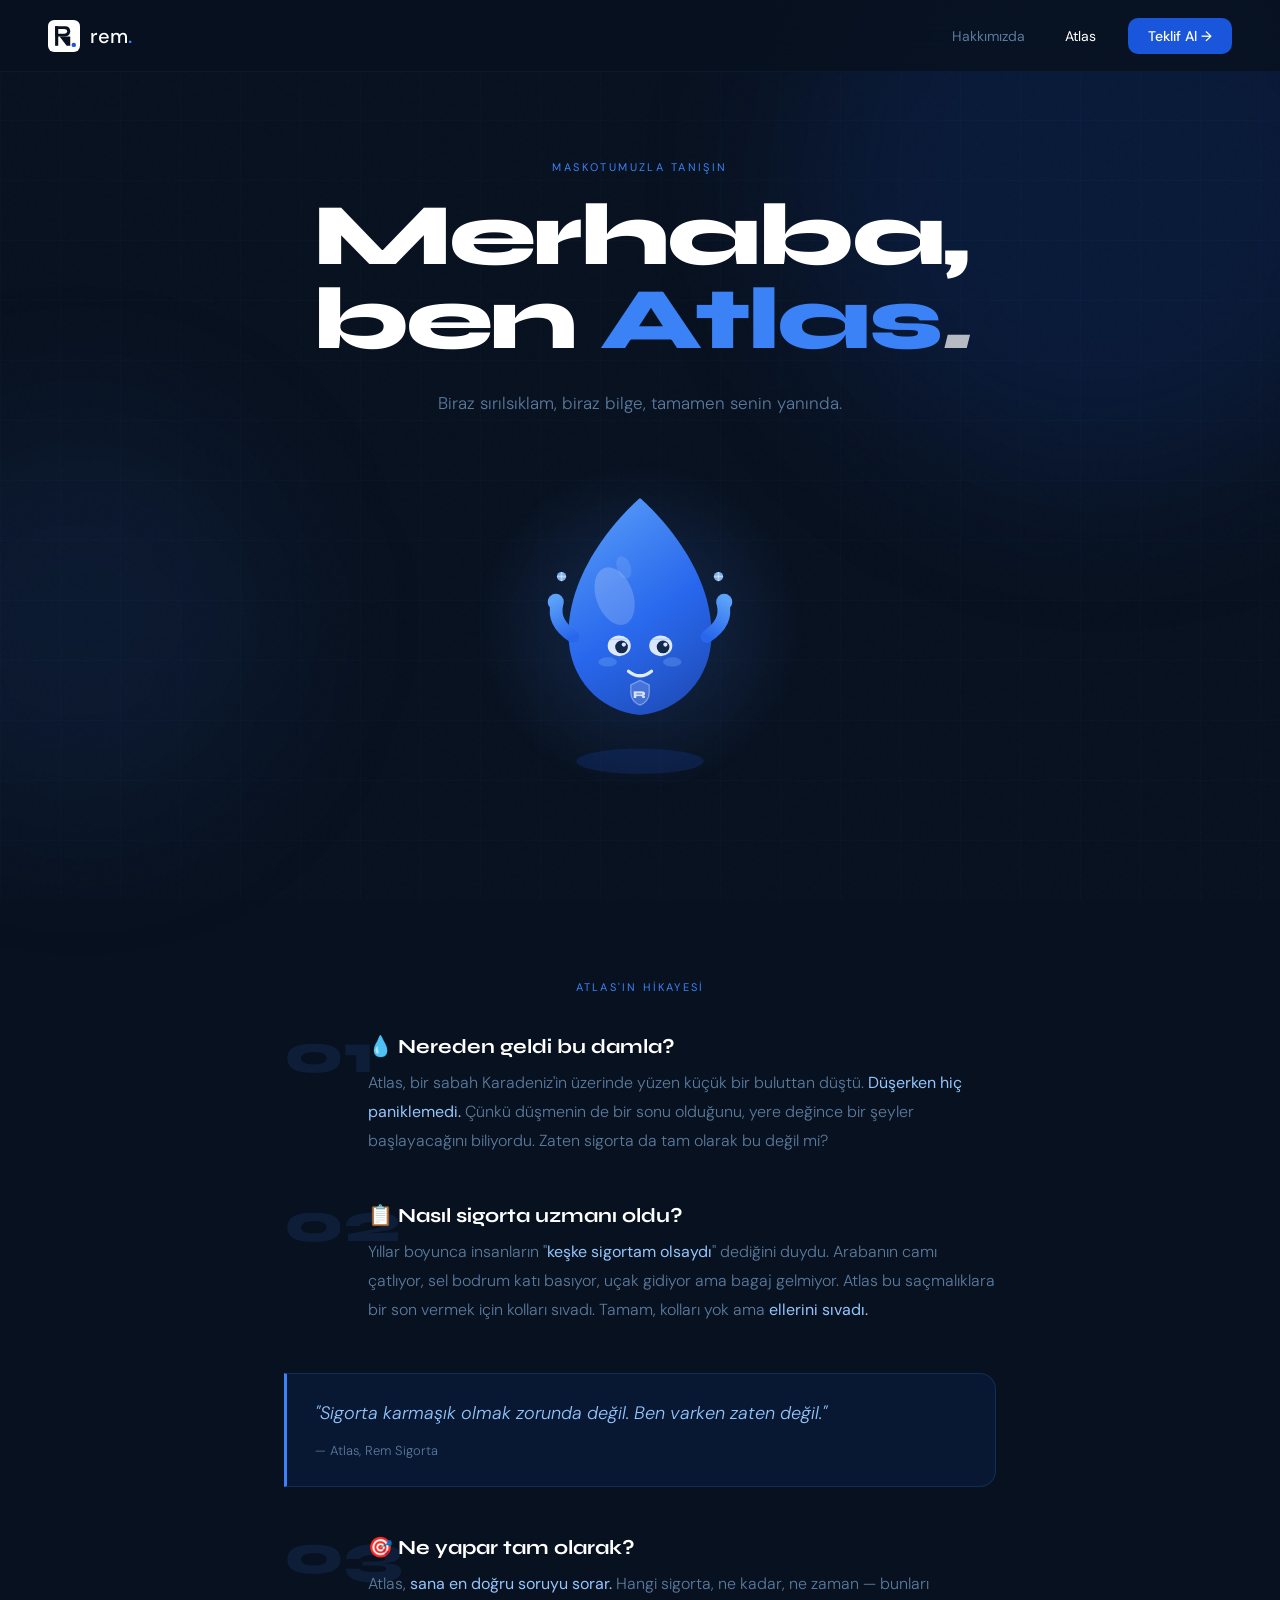
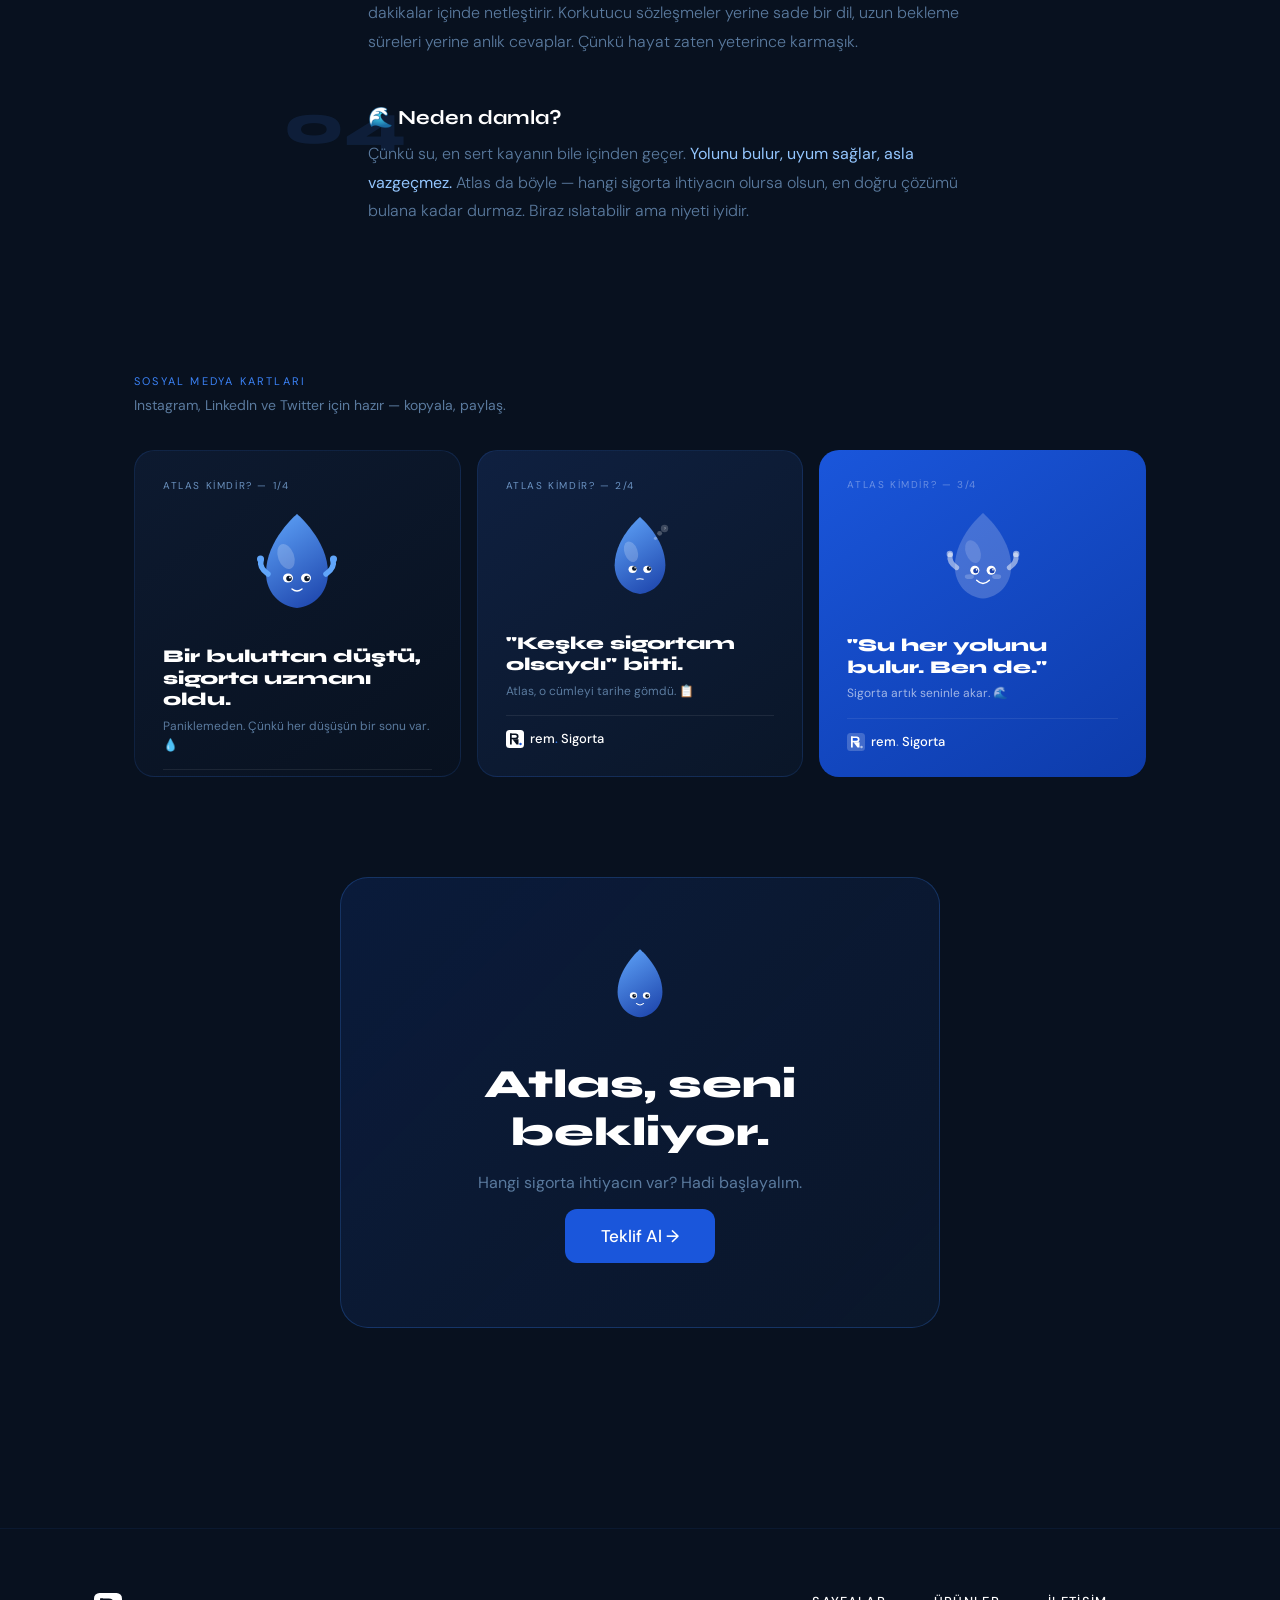
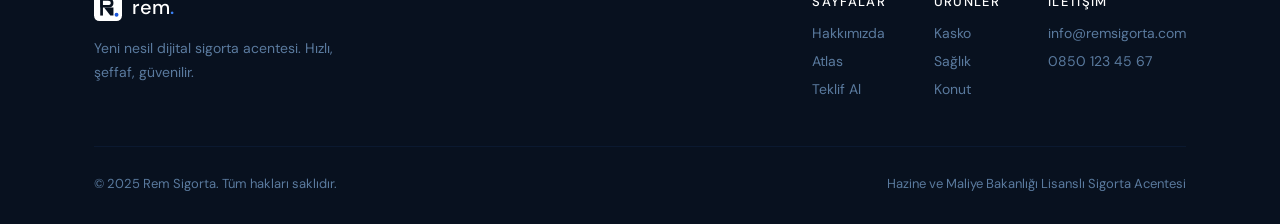
<file: atlas.html>
<!DOCTYPE html>
<html lang="tr">
<head>
<meta charset="UTF-8">
<meta name="viewport" content="width=device-width, initial-scale=1.0">
<title>Atlas'ı Tanı — Rem Sigorta</title>
<link rel="preconnect" href="https://fonts.googleapis.com">
<link rel="preconnect" href="https://fonts.gstatic.com" crossorigin>
<link href="https://fonts.googleapis.com/css2?family=Syne:wght@400;600;700;800&family=DM+Sans:ital,opsz,wght@0,9..40,300;0,9..40,400;0,9..40,500;1,9..40,300&display=swap" rel="stylesheet">
<link rel="stylesheet" href="css/global.css">
<link rel="stylesheet" href="css/atlas.css">
</head>
<body>

<div class="orb orb-1"></div>
<div class="orb orb-2"></div>
<div class="grid-overlay"></div>

<!-- NAV -->
<nav id="navbar">
  <a class="nav-logo" href="index.html">
    <svg width="32" height="32" viewBox="0 0 72 72" fill="none">
      <rect width="72" height="72" rx="14" fill="white"/>
      <rect x="16" y="14" width="7" height="44" fill="#08111F"/>
      <path d="M16 14 H38 Q50 14 50 25.5 Q50 37 38 37 H16Z" fill="#08111F"/>
      <path d="M23 20 H36 Q43 20 43 25.5 Q43 31 36 31 H23Z" fill="white"/>
      <path d="M33 37 L50 37 L50 58 L42 58 L26 37Z" fill="#08111F"/>
      <circle cx="58" cy="56" r="5" fill="#1A56DB"/>
    </svg>
    <div class="nav-brand">rem<span class="dot">.</span></div>
  </a>
  <div class="nav-links">
    <a href="index.html" class="nav-link">Hakkımızda</a>
    <a href="atlas.html" class="nav-link active">Atlas</a>
    <a href="teklif.html" class="nav-cta">Teklif Al →</a>
  </div>
  <button class="nav-mobile-toggle" id="mobileToggle" aria-label="Menü">
    <span></span><span></span><span></span>
  </button>
</nav>
<div class="nav-mobile-menu" id="mobileMenu">
  <a href="index.html" class="nm-link">Hakkımızda</a>
  <a href="atlas.html" class="nm-link active">Atlas</a>
  <a href="teklif.html" class="nm-cta">Teklif Al →</a>
</div>

<!-- HERO -->
<section class="hero">
  <div class="hero-eyebrow">Maskotumuzla Tanışın</div>
  <h1 class="hero-title">
    Merhaba,<br>
    ben <span class="blue">Atlas</span><span class="italic">.</span>
  </h1>
  <p class="hero-sub">Biraz sırılsıklam, biraz bilge, tamamen senin yanında.</p>

  <div class="atlas-hero">
    <div class="atlas-glow"></div>
    <svg width="260" height="300" viewBox="0 0 220 260" fill="none">
      <ellipse cx="110" cy="248" rx="55" ry="11" fill="rgba(26,86,219,0.18)"/>
      <path d="M110 20 C110 20 48 72 48 138 C48 176 75 205 110 208 C145 205 172 176 172 138 C172 72 110 20 110 20Z" fill="url(#abg)"/>
      <ellipse cx="88" cy="105" rx="16" ry="26" fill="rgba(255,255,255,0.22)" transform="rotate(-20 88 105)"/>
      <ellipse cx="96" cy="80" rx="6" ry="10" fill="rgba(255,255,255,0.12)" transform="rotate(-20 96 80)"/>
      <ellipse cx="92" cy="148" rx="10" ry="9" fill="white"/>
      <path d="M82 143 Q92 140 102 143" fill="rgba(26,86,219,0.15)"/>
      <circle cx="94" cy="149" r="5.5" fill="#0A1628"/><circle cx="96" cy="147" r="1.8" fill="white"/>
      <ellipse cx="128" cy="148" rx="10" ry="9" fill="white"/>
      <path d="M118 143 Q128 140 138 143" fill="rgba(26,86,219,0.15)"/>
      <circle cx="130" cy="149" r="5.5" fill="#0A1628"/><circle cx="132" cy="147" r="1.8" fill="white"/>
      <path d="M100 170 Q110 178 120 170" stroke="white" stroke-width="2.8" stroke-linecap="round" fill="none"/>
      <ellipse cx="82" cy="162" rx="8" ry="4" fill="rgba(147,197,253,0.28)"/>
      <ellipse cx="138" cy="162" rx="8" ry="4" fill="rgba(147,197,253,0.28)"/>
      <path d="M110 178 L102 182 V189 C102 194 105.6 198 110 199.5 C114.4 198 118 194 118 189 V182 Z" fill="rgba(255,255,255,0.18)" stroke="rgba(255,255,255,0.4)" stroke-width="1.2"/>
      <text x="110" y="193" text-anchor="middle" font-family="'Syne',sans-serif" font-weight="800" font-size="9" fill="white" opacity="0.9">R</text>
      <path d="M52 140 Q34 128 38 112" stroke="url(#arm1)" stroke-width="11" stroke-linecap="round" fill="none"/>
      <circle cx="37" cy="110" r="7" fill="url(#arm1)"/>
      <path d="M168 140 Q186 128 182 112" stroke="url(#arm2)" stroke-width="11" stroke-linecap="round" fill="none"/>
      <circle cx="183" cy="110" r="7" fill="url(#arm2)"/>
      <circle cx="42" cy="88" r="4" fill="#93C5FD" opacity="0.9"/>
      <line x1="42" y1="84" x2="42" y2="92" stroke="white" stroke-width="1.5" opacity="0.5"/>
      <line x1="38" y1="88" x2="46" y2="88" stroke="white" stroke-width="1.5" opacity="0.5"/>
      <circle cx="178" cy="88" r="4" fill="#93C5FD" opacity="0.9"/>
      <line x1="178" y1="84" x2="178" y2="92" stroke="white" stroke-width="1.5" opacity="0.5"/>
      <line x1="174" y1="88" x2="182" y2="88" stroke="white" stroke-width="1.5" opacity="0.5"/>
      <defs>
        <linearGradient id="abg" x1="48" y1="20" x2="172" y2="208" gradientUnits="userSpaceOnUse">
          <stop offset="0%" stop-color="#60A5FA"/><stop offset="55%" stop-color="#2563EB"/><stop offset="100%" stop-color="#1A40A8"/>
        </linearGradient>
        <linearGradient id="arm1" x1="52" y1="140" x2="34" y2="108" gradientUnits="userSpaceOnUse">
          <stop offset="0%" stop-color="#2563EB"/><stop offset="100%" stop-color="#60A5FA"/>
        </linearGradient>
        <linearGradient id="arm2" x1="168" y1="140" x2="186" y2="108" gradientUnits="userSpaceOnUse">
          <stop offset="0%" stop-color="#2563EB"/><stop offset="100%" stop-color="#60A5FA"/>
        </linearGradient>
      </defs>
    </svg>
  </div>
</section>

<!-- HİKAYE -->
<section class="story">
  <div class="story-label">Atlas'ın Hikayesi</div>

  <div class="story-block">
    <div class="num">01</div>
    <div class="content">
      <h3>💧 Nereden geldi bu damla?</h3>
      <p>Atlas, bir sabah Karadeniz'in üzerinde yüzen küçük bir buluttan düştü. <em>Düşerken hiç paniklemedi.</em> Çünkü düşmenin de bir sonu olduğunu, yere değince bir şeyler başlayacağını biliyordu. Zaten sigorta da tam olarak bu değil mi?</p>
    </div>
  </div>

  <div class="story-block">
    <div class="num">02</div>
    <div class="content">
      <h3>📋 Nasıl sigorta uzmanı oldu?</h3>
      <p>Yıllar boyunca insanların "<em>keşke sigortam olsaydı</em>" dediğini duydu. Arabanın camı çatlıyor, sel bodrum katı basıyor, uçak gidiyor ama bagaj gelmiyor. Atlas bu saçmalıklara bir son vermek için kolları sıvadı. Tamam, kolları yok ama <em>ellerini sıvadı.</em></p>
    </div>
  </div>

  <div class="story-quote">
    "Sigorta karmaşık olmak zorunda değil. Ben varken zaten değil."
    <span>— Atlas, Rem Sigorta</span>
  </div>

  <div class="story-block">
    <div class="num">03</div>
    <div class="content">
      <h3>🎯 Ne yapar tam olarak?</h3>
      <p>Atlas, <em>sana en doğru soruyu sorar.</em> Hangi sigorta, ne kadar, ne zaman — bunları dakikalar içinde netleştirir. Korkutucu sözleşmeler yerine sade bir dil, uzun bekleme süreleri yerine anlık cevaplar. Çünkü hayat zaten yeterince karmaşık.</p>
    </div>
  </div>

  <div class="story-block">
    <div class="num">04</div>
    <div class="content">
      <h3>🌊 Neden damla?</h3>
      <p>Çünkü su, en sert kayanın bile içinden geçer. <em>Yolunu bulur, uyum sağlar, asla vazgeçmez.</em> Atlas da böyle — hangi sigorta ihtiyacın olursa olsun, en doğru çözümü bulana kadar durmaz. Biraz ıslatabilir ama niyeti iyidir.</p>
    </div>
  </div>
</section>

<!-- SOSYAL MEDYA KARTLARI -->
<section class="social-section">
  <div class="social-label">Sosyal Medya Kartları</div>
  <div class="social-desc">Instagram, LinkedIn ve Twitter için hazır — kopyala, paylaş.</div>

  <div class="social-grid">

    <!-- KART 1 -->
    <div class="social-card sc-1">
      <div class="sc-inner">
        <div class="sc-tag">Atlas Kimdir? — 1/4</div>
        <div class="sc-atlas">
          <svg width="110" height="130" viewBox="0 0 220 260" fill="none">
            <path d="M110 20 C110 20 48 72 48 138 C48 176 75 205 110 208 C145 205 172 176 172 138 C172 72 110 20 110 20Z" fill="url(#sg1)"/>
            <ellipse cx="88" cy="105" rx="16" ry="26" fill="rgba(255,255,255,0.2)" transform="rotate(-20 88 105)"/>
            <ellipse cx="92" cy="148" rx="10" ry="9" fill="white"/>
            <circle cx="94" cy="149" r="5.5" fill="#0A1628"/><circle cx="96" cy="147" r="1.8" fill="white"/>
            <ellipse cx="128" cy="148" rx="10" ry="9" fill="white"/>
            <circle cx="130" cy="149" r="5.5" fill="#0A1628"/><circle cx="132" cy="147" r="1.8" fill="white"/>
            <path d="M100 170 Q110 178 120 170" stroke="white" stroke-width="2.8" stroke-linecap="round" fill="none"/>
            <path d="M52 140 Q34 128 38 112" stroke="#60A5FA" stroke-width="11" stroke-linecap="round" fill="none"/>
            <circle cx="37" cy="110" r="7" fill="#60A5FA"/>
            <path d="M168 140 Q186 128 182 112" stroke="#60A5FA" stroke-width="11" stroke-linecap="round" fill="none"/>
            <circle cx="183" cy="110" r="7" fill="#60A5FA"/>
            <defs>
              <linearGradient id="sg1" x1="48" y1="20" x2="172" y2="208" gradientUnits="userSpaceOnUse">
                <stop offset="0%" stop-color="#60A5FA"/><stop offset="100%" stop-color="#1A40A8"/>
              </linearGradient>
            </defs>
          </svg>
        </div>
        <div class="sc-text">
          <h4>Bir buluttan düştü,<br>sigorta uzmanı oldu.</h4>
          <p>Paniklemeden. Çünkü her düşüşün bir sonu var. 💧</p>
        </div>
        <div class="sc-logo">
          <svg width="18" height="18" viewBox="0 0 72 72" fill="none">
            <rect width="72" height="72" rx="14" fill="white"/>
            <rect x="16" y="14" width="7" height="44" fill="#08111F"/>
            <path d="M16 14 H38 Q50 14 50 25.5 Q50 37 38 37 H16Z" fill="#08111F"/>
            <path d="M23 20 H36 Q43 20 43 25.5 Q43 31 36 31 H23Z" fill="white"/>
            <path d="M33 37 L50 37 L50 58 L42 58 L26 37Z" fill="#08111F"/>
            <circle cx="58" cy="56" r="5" fill="#1A56DB"/>
          </svg>
          <span>rem<em>.</em> Sigorta</span>
        </div>
      </div>
    </div>

    <!-- KART 2 -->
    <div class="social-card sc-2">
      <div class="sc-inner">
        <div class="sc-tag">Atlas Kimdir? — 2/4</div>
        <div class="sc-atlas" style="align-items:center;justify-content:center;gap:16px;">
          <svg width="90" height="108" viewBox="0 0 220 260" fill="none">
            <path d="M110 20 C110 20 48 72 48 138 C48 176 75 205 110 208 C145 205 172 176 172 138 C172 72 110 20 110 20Z" fill="url(#sg2)"/>
            <ellipse cx="88" cy="105" rx="16" ry="26" fill="rgba(255,255,255,0.2)" transform="rotate(-20 88 105)"/>
            <ellipse cx="92" cy="148" rx="10" ry="9" fill="white"/>
            <circle cx="96" cy="146" r="5.5" fill="#0A1628"/><circle cx="98" cy="144" r="1.8" fill="white"/>
            <ellipse cx="128" cy="148" rx="10" ry="9" fill="white"/>
            <circle cx="132" cy="146" r="5.5" fill="#0A1628"/><circle cx="134" cy="144" r="1.8" fill="white"/>
            <path d="M102 172 Q110 170 118 172" stroke="white" stroke-width="2.5" stroke-linecap="round" fill="none"/>
            <circle cx="148" cy="72" r="4" fill="rgba(255,255,255,0.3)"/>
            <circle cx="158" cy="60" r="6" fill="rgba(255,255,255,0.25)"/>
            <circle cx="170" cy="48" r="9" fill="rgba(255,255,255,0.2)"/>
            <text x="170" y="52" text-anchor="middle" font-size="9" fill="white" opacity="0.8">?</text>
            <defs>
              <linearGradient id="sg2" x1="48" y1="20" x2="172" y2="208" gradientUnits="userSpaceOnUse">
                <stop offset="0%" stop-color="#60A5FA"/><stop offset="100%" stop-color="#1A40A8"/>
              </linearGradient>
            </defs>
          </svg>
        </div>
        <div class="sc-text">
          <h4>"Keşke sigortam<br>olsaydı" bitti.</h4>
          <p>Atlas, o cümleyi tarihe gömdü. 📋</p>
        </div>
        <div class="sc-logo">
          <svg width="18" height="18" viewBox="0 0 72 72" fill="none">
            <rect width="72" height="72" rx="14" fill="white"/>
            <rect x="16" y="14" width="7" height="44" fill="#08111F"/>
            <path d="M16 14 H38 Q50 14 50 25.5 Q50 37 38 37 H16Z" fill="#08111F"/>
            <path d="M23 20 H36 Q43 20 43 25.5 Q43 31 36 31 H23Z" fill="white"/>
            <path d="M33 37 L50 37 L50 58 L42 58 L26 37Z" fill="#08111F"/>
            <circle cx="58" cy="56" r="5" fill="#1A56DB"/>
          </svg>
          <span>rem<em>.</em> Sigorta</span>
        </div>
      </div>
    </div>

    <!-- KART 3 -->
    <div class="social-card sc-3">
      <div class="sc-inner">
        <div class="sc-tag" style="color:rgba(255,255,255,0.5)">Atlas Kimdir? — 3/4</div>
        <div class="sc-atlas">
          <svg width="100" height="120" viewBox="0 0 220 260" fill="none">
            <path d="M110 20 C110 20 48 72 48 138 C48 176 75 205 110 208 C145 205 172 176 172 138 C172 72 110 20 110 20Z" fill="rgba(255,255,255,0.2)"/>
            <ellipse cx="88" cy="105" rx="16" ry="26" fill="rgba(255,255,255,0.15)" transform="rotate(-20 88 105)"/>
            <ellipse cx="92" cy="146" rx="10" ry="10" fill="white"/>
            <circle cx="94" cy="147" r="5.5" fill="#1A40A8"/><circle cx="96" cy="145" r="1.8" fill="white"/>
            <ellipse cx="128" cy="146" rx="10" ry="10" fill="white"/>
            <circle cx="130" cy="147" r="5.5" fill="#1A40A8"/><circle cx="132" cy="145" r="1.8" fill="white"/>
            <path d="M96 168 Q110 182 124 168" stroke="white" stroke-width="3" stroke-linecap="round" fill="none"/>
            <ellipse cx="80" cy="160" rx="10" ry="5" fill="rgba(255,255,255,0.2)"/>
            <ellipse cx="140" cy="160" rx="10" ry="5" fill="rgba(255,255,255,0.2)"/>
            <path d="M52 140 Q34 128 38 112" stroke="rgba(255,255,255,0.5)" stroke-width="11" stroke-linecap="round" fill="none"/>
            <circle cx="37" cy="110" r="7" fill="rgba(255,255,255,0.5)"/>
            <path d="M168 140 Q186 128 182 112" stroke="rgba(255,255,255,0.5)" stroke-width="11" stroke-linecap="round" fill="none"/>
            <circle cx="183" cy="110" r="7" fill="rgba(255,255,255,0.5)"/>
          </svg>
        </div>
        <div class="sc-text">
          <h4 style="color:white;">"Su her yolunu<br>bulur. Ben de."</h4>
          <p>Sigorta artık seninle akar. 🌊</p>
        </div>
        <div class="sc-logo">
          <svg width="18" height="18" viewBox="0 0 72 72" fill="none">
            <rect width="72" height="72" rx="14" fill="rgba(255,255,255,0.2)"/>
            <rect x="16" y="14" width="7" height="44" fill="white"/>
            <path d="M16 14 H38 Q50 14 50 25.5 Q50 37 38 37 H16Z" fill="white"/>
            <path d="M23 20 H36 Q43 20 43 25.5 Q43 31 36 31 H23Z" fill="#1A56DB"/>
            <path d="M33 37 L50 37 L50 58 L42 58 L26 37Z" fill="white"/>
            <circle cx="58" cy="56" r="5" fill="rgba(255,255,255,0.6)"/>
          </svg>
          <span>rem<em style="color:rgba(255,255,255,0.5)">.</em> Sigorta</span>
        </div>
      </div>
    </div>

  </div>
</section>

<!-- CTA -->
<section class="atlas-cta-section">
  <div class="atlas-cta-inner reveal">
    <svg width="80" height="94" viewBox="0 0 220 260" fill="none">
      <path d="M110 20 C110 20 48 72 48 138 C48 176 75 205 110 208 C145 205 172 176 172 138 C172 72 110 20 110 20Z" fill="url(#acta)"/>
      <ellipse cx="92" cy="148" rx="10" ry="9" fill="white"/>
      <circle cx="94" cy="149" r="5.5" fill="#0A1628"/><circle cx="96" cy="147" r="1.8" fill="white"/>
      <ellipse cx="128" cy="148" rx="10" ry="9" fill="white"/>
      <circle cx="130" cy="149" r="5.5" fill="#0A1628"/><circle cx="132" cy="147" r="1.8" fill="white"/>
      <path d="M100 170 Q110 178 120 170" stroke="white" stroke-width="2.8" stroke-linecap="round" fill="none"/>
      <defs>
        <linearGradient id="acta" x1="48" y1="20" x2="172" y2="208" gradientUnits="userSpaceOnUse">
          <stop offset="0%" stop-color="#60A5FA"/><stop offset="100%" stop-color="#1A40A8"/>
        </linearGradient>
      </defs>
    </svg>
    <h2>Atlas, seni bekliyor.</h2>
    <p>Hangi sigorta ihtiyacın var? Hadi başlayalım.</p>
    <a href="teklif.html" class="btn-primary btn-large">Teklif Al →</a>
  </div>
</section>

<!-- FOOTER -->
<footer>
  <div class="container">
    <div class="footer-top">
      <div class="footer-brand">
        <a class="nav-logo" href="index.html">
          <svg width="28" height="28" viewBox="0 0 72 72" fill="none">
            <rect width="72" height="72" rx="14" fill="white"/>
            <rect x="16" y="14" width="7" height="44" fill="#08111F"/>
            <path d="M16 14 H38 Q50 14 50 25.5 Q50 37 38 37 H16Z" fill="#08111F"/>
            <path d="M23 20 H36 Q43 20 43 25.5 Q43 31 36 31 H23Z" fill="white"/>
            <path d="M33 37 L50 37 L50 58 L42 58 L26 37Z" fill="#08111F"/>
            <circle cx="58" cy="56" r="5" fill="#1A56DB"/>
          </svg>
          <div class="nav-brand">rem<span class="dot">.</span></div>
        </a>
        <p>Yeni nesil dijital sigorta acentesi. Hızlı, şeffaf, güvenilir.</p>
      </div>
      <div class="footer-links">
        <div class="footer-col">
          <h4>Sayfalar</h4>
          <a href="index.html">Hakkımızda</a>
          <a href="atlas.html">Atlas</a>
          <a href="teklif.html">Teklif Al</a>
        </div>
        <div class="footer-col">
          <h4>Ürünler</h4>
          <a href="teklif.html">Kasko</a>
          <a href="teklif.html">Sağlık</a>
          <a href="teklif.html">Konut</a>
        </div>
        <div class="footer-col">
          <h4>İletişim</h4>
          <a href="mailto:info@remsigorta.com">info@remsigorta.com</a>
          <a href="tel:+908501234567">0850 123 45 67</a>
        </div>
      </div>
    </div>
    <div class="footer-bottom">
      <p>© 2025 Rem Sigorta. Tüm hakları saklıdır.</p>
      <p>Hazine ve Maliye Bakanlığı Lisanslı Sigorta Acentesi</p>
    </div>
  </div>
</footer>

<script src="js/main.js"></script>
</body>
</html>
</file>
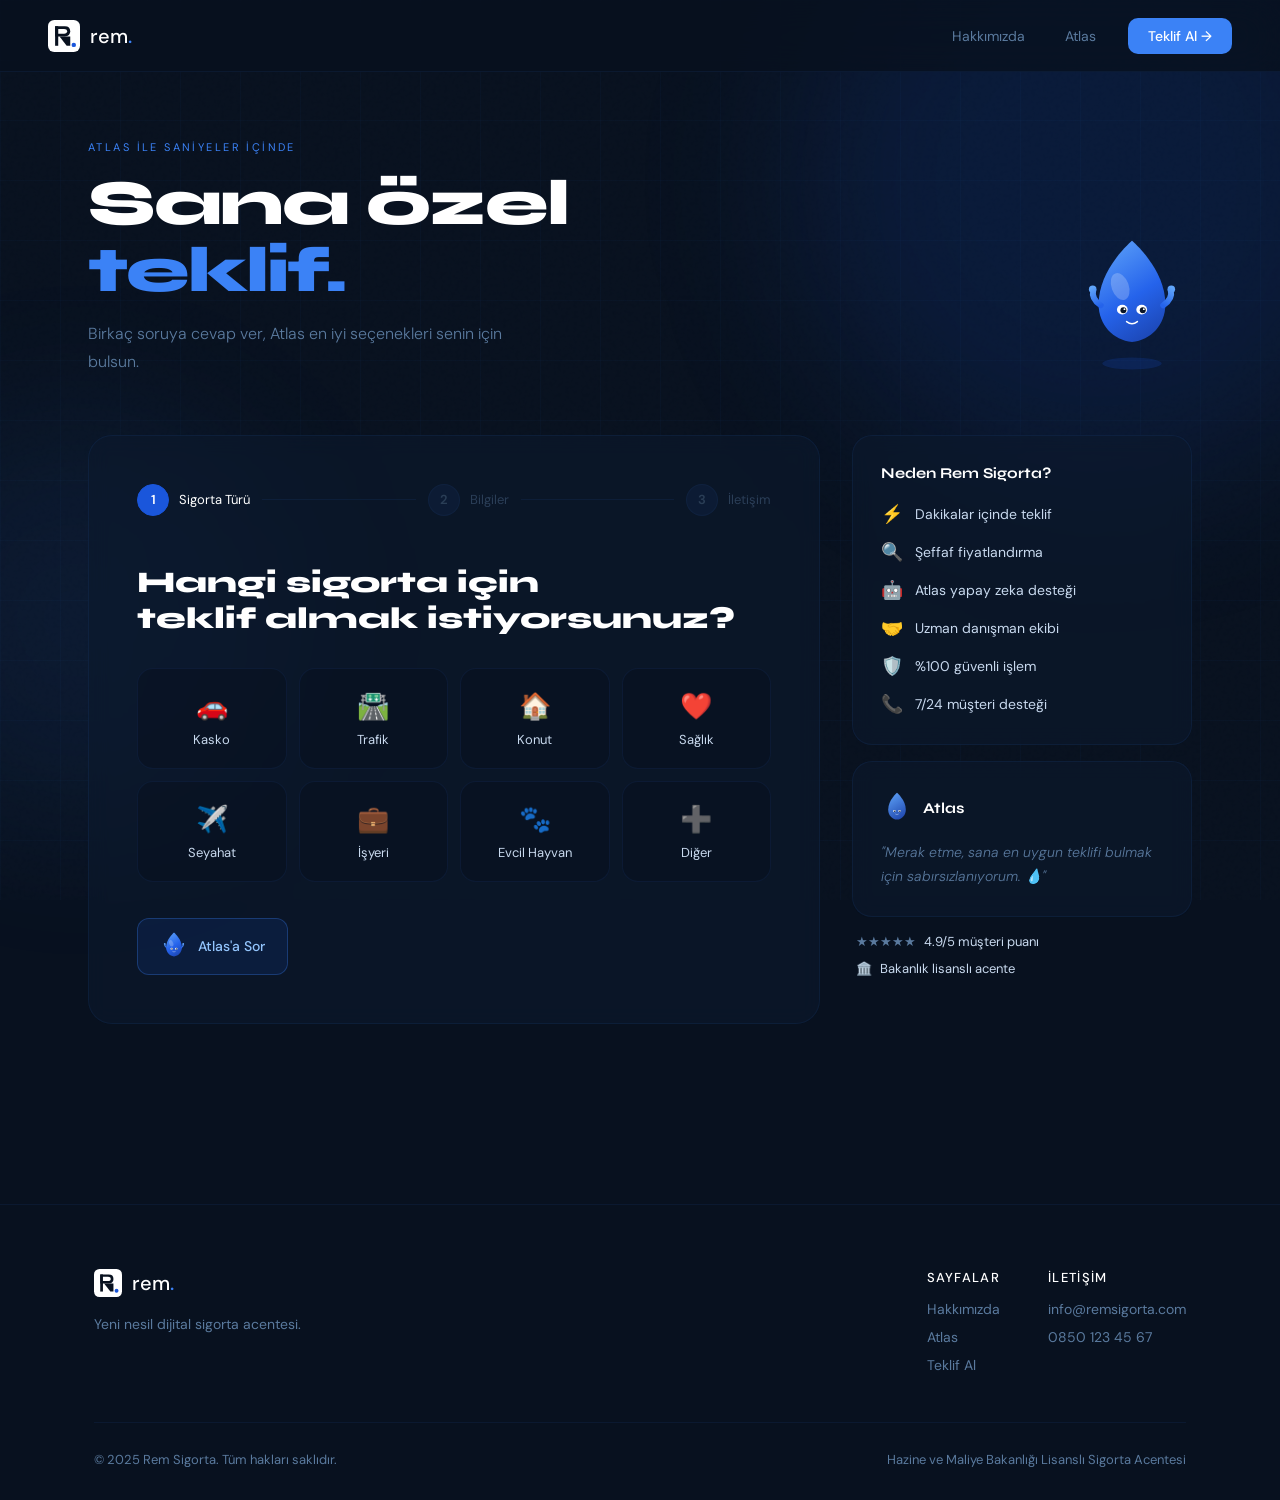
<file: teklif.html>
<!DOCTYPE html>
<html lang="tr">
<head>
<meta charset="UTF-8">
<meta name="viewport" content="width=device-width, initial-scale=1.0">
<title>Teklif Al — Rem Sigorta</title>
<link rel="preconnect" href="https://fonts.googleapis.com">
<link rel="preconnect" href="https://fonts.gstatic.com" crossorigin>
<link href="https://fonts.googleapis.com/css2?family=Syne:wght@400;600;700;800&family=DM+Sans:ital,opsz,wght@0,9..40,300;0,9..40,400;0,9..40,500;1,9..40,300&display=swap" rel="stylesheet">
<link rel="stylesheet" href="css/global.css">
<link rel="stylesheet" href="css/teklif.css">
</head>
<body>

<div class="orb orb-1"></div>
<div class="orb orb-2"></div>
<div class="grid-overlay"></div>

<!-- NAV -->
<nav id="navbar">
  <a class="nav-logo" href="index.html">
    <svg width="32" height="32" viewBox="0 0 72 72" fill="none">
      <rect width="72" height="72" rx="14" fill="white"/>
      <rect x="16" y="14" width="7" height="44" fill="#08111F"/>
      <path d="M16 14 H38 Q50 14 50 25.5 Q50 37 38 37 H16Z" fill="#08111F"/>
      <path d="M23 20 H36 Q43 20 43 25.5 Q43 31 36 31 H23Z" fill="white"/>
      <path d="M33 37 L50 37 L50 58 L42 58 L26 37Z" fill="#08111F"/>
      <circle cx="58" cy="56" r="5" fill="#1A56DB"/>
    </svg>
    <div class="nav-brand">rem<span class="dot">.</span></div>
  </a>
  <div class="nav-links">
    <a href="index.html" class="nav-link">Hakkımızda</a>
    <a href="atlas.html" class="nav-link">Atlas</a>
    <a href="teklif.html" class="nav-cta active-cta">Teklif Al →</a>
  </div>
  <button class="nav-mobile-toggle" id="mobileToggle" aria-label="Menü">
    <span></span><span></span><span></span>
  </button>
</nav>
<div class="nav-mobile-menu" id="mobileMenu">
  <a href="index.html" class="nm-link">Hakkımızda</a>
  <a href="atlas.html" class="nm-link">Atlas</a>
  <a href="teklif.html" class="nm-cta">Teklif Al →</a>
</div>

<!-- HERO -->
<section class="teklif-hero">
  <div class="th-content">
    <div class="hero-eyebrow">Atlas ile Saniyeler İçinde</div>
    <h1 class="th-title">Sana özel<br><span class="accent">teklif.</span></h1>
    <p class="th-sub">Birkaç soruya cevap ver, Atlas en iyi seçenekleri senin için bulsun.</p>
  </div>
  <div class="th-atlas">
    <svg width="120" height="140" viewBox="0 0 220 260" fill="none">
      <ellipse cx="110" cy="248" rx="55" ry="11" fill="rgba(26,86,219,0.18)"/>
      <path d="M110 20 C110 20 48 72 48 138 C48 176 75 205 110 208 C145 205 172 176 172 138 C172 72 110 20 110 20Z" fill="url(#ta)"/>
      <ellipse cx="88" cy="105" rx="16" ry="26" fill="rgba(255,255,255,0.22)" transform="rotate(-20 88 105)"/>
      <ellipse cx="92" cy="148" rx="10" ry="9" fill="white"/>
      <circle cx="94" cy="149" r="5.5" fill="#0A1628"/><circle cx="96" cy="147" r="1.8" fill="white"/>
      <ellipse cx="128" cy="148" rx="10" ry="9" fill="white"/>
      <circle cx="130" cy="149" r="5.5" fill="#0A1628"/><circle cx="132" cy="147" r="1.8" fill="white"/>
      <path d="M100 170 Q110 178 120 170" stroke="white" stroke-width="2.8" stroke-linecap="round" fill="none"/>
      <path d="M52 140 Q34 128 38 112" stroke="url(#ta1)" stroke-width="11" stroke-linecap="round" fill="none"/>
      <circle cx="37" cy="110" r="7" fill="url(#ta1)"/>
      <path d="M168 140 Q186 128 182 112" stroke="url(#ta2)" stroke-width="11" stroke-linecap="round" fill="none"/>
      <circle cx="183" cy="110" r="7" fill="url(#ta2)"/>
      <defs>
        <linearGradient id="ta" x1="48" y1="20" x2="172" y2="208" gradientUnits="userSpaceOnUse">
          <stop offset="0%" stop-color="#60A5FA"/><stop offset="55%" stop-color="#2563EB"/><stop offset="100%" stop-color="#1A40A8"/>
        </linearGradient>
        <linearGradient id="ta1" x1="52" y1="140" x2="34" y2="108" gradientUnits="userSpaceOnUse">
          <stop offset="0%" stop-color="#2563EB"/><stop offset="100%" stop-color="#60A5FA"/>
        </linearGradient>
        <linearGradient id="ta2" x1="168" y1="140" x2="186" y2="108" gradientUnits="userSpaceOnUse">
          <stop offset="0%" stop-color="#2563EB"/><stop offset="100%" stop-color="#60A5FA"/>
        </linearGradient>
      </defs>
    </svg>
  </div>
</section>

<!-- FORM SECTION -->
<section class="form-section">
  <div class="form-container">

    <!-- Step indicator -->
    <div class="steps" id="steps">
      <div class="step active" data-step="1"><span class="step-num">1</span><span class="step-lbl">Sigorta Türü</span></div>
      <div class="step-line"></div>
      <div class="step" data-step="2"><span class="step-num">2</span><span class="step-lbl">Bilgiler</span></div>
      <div class="step-line"></div>
      <div class="step" data-step="3"><span class="step-num">3</span><span class="step-lbl">İletişim</span></div>
    </div>

    <!-- STEP 1: Sigorta Türü -->
    <div class="form-step active" id="step1">
      <h2 class="step-title">Hangi sigorta için<br>teklif almak istiyorsunuz?</h2>
      <div class="type-grid">
        <label class="type-card">
          <input type="radio" name="sigortaTuru" value="kasko">
          <div class="type-inner">
            <div class="type-icon">🚗</div>
            <div class="type-name">Kasko</div>
          </div>
        </label>
        <label class="type-card">
          <input type="radio" name="sigortaTuru" value="trafik">
          <div class="type-inner">
            <div class="type-icon">🛣️</div>
            <div class="type-name">Trafik</div>
          </div>
        </label>
        <label class="type-card">
          <input type="radio" name="sigortaTuru" value="konut">
          <div class="type-inner">
            <div class="type-icon">🏠</div>
            <div class="type-name">Konut</div>
          </div>
        </label>
        <label class="type-card">
          <input type="radio" name="sigortaTuru" value="saglik">
          <div class="type-inner">
            <div class="type-icon">❤️</div>
            <div class="type-name">Sağlık</div>
          </div>
        </label>
        <label class="type-card">
          <input type="radio" name="sigortaTuru" value="seyahat">
          <div class="type-inner">
            <div class="type-icon">✈️</div>
            <div class="type-name">Seyahat</div>
          </div>
        </label>
        <label class="type-card">
          <input type="radio" name="sigortaTuru" value="isyeri">
          <div class="type-inner">
            <div class="type-icon">💼</div>
            <div class="type-name">İşyeri</div>
          </div>
        </label>
        <label class="type-card">
          <input type="radio" name="sigortaTuru" value="evcil">
          <div class="type-inner">
            <div class="type-icon">🐾</div>
            <div class="type-name">Evcil Hayvan</div>
          </div>
        </label>
        <label class="type-card">
          <input type="radio" name="sigortaTuru" value="diger">
          <div class="type-inner">
            <div class="type-icon">➕</div>
            <div class="type-name">Diğer</div>
          </div>
        </label>
      </div>
      <div class="step-actions">
        <a href="atlas.html" class="btn-atlas-ask">
          <svg width="28" height="33" viewBox="0 0 220 260" fill="none">
            <path d="M110 20 C110 20 48 72 48 138 C48 176 75 205 110 208 C145 205 172 176 172 138 C172 72 110 20 110 20Z" fill="url(#atlasAsk)"/>
            <ellipse cx="88" cy="105" rx="16" ry="26" fill="rgba(255,255,255,0.22)" transform="rotate(-20 88 105)"/>
            <ellipse cx="92" cy="148" rx="10" ry="9" fill="white"/>
            <circle cx="94" cy="149" r="5.5" fill="#0A1628"/><circle cx="96" cy="147" r="1.8" fill="white"/>
            <ellipse cx="128" cy="148" rx="10" ry="9" fill="white"/>
            <circle cx="130" cy="149" r="5.5" fill="#0A1628"/><circle cx="132" cy="147" r="1.8" fill="white"/>
            <path d="M100 170 Q110 178 120 170" stroke="white" stroke-width="2.8" stroke-linecap="round" fill="none"/>
            <path d="M52 140 Q34 128 38 112" stroke="url(#askArm1)" stroke-width="11" stroke-linecap="round" fill="none"/>
            <circle cx="37" cy="110" r="7" fill="url(#askArm1)"/>
            <path d="M168 140 Q186 128 182 112" stroke="url(#askArm2)" stroke-width="11" stroke-linecap="round" fill="none"/>
            <circle cx="183" cy="110" r="7" fill="url(#askArm2)"/>
            <defs>
              <linearGradient id="atlasAsk" x1="48" y1="20" x2="172" y2="208" gradientUnits="userSpaceOnUse">
                <stop offset="0%" stop-color="#60A5FA"/><stop offset="55%" stop-color="#2563EB"/><stop offset="100%" stop-color="#1A40A8"/>
              </linearGradient>
              <linearGradient id="askArm1" x1="52" y1="140" x2="34" y2="108" gradientUnits="userSpaceOnUse">
                <stop offset="0%" stop-color="#2563EB"/><stop offset="100%" stop-color="#60A5FA"/>
              </linearGradient>
              <linearGradient id="askArm2" x1="168" y1="140" x2="186" y2="108" gradientUnits="userSpaceOnUse">
                <stop offset="0%" stop-color="#2563EB"/><stop offset="100%" stop-color="#60A5FA"/>
              </linearGradient>
            </defs>
          </svg>
          Atlas'a Sor
        </a>
      </div>
    </div>

    <!-- STEP 2: Bilgiler -->
    <div class="form-step" id="step2">
      <h2 class="step-title">Biraz daha bilgi<br>verir misiniz?</h2>
      <div class="form-fields" id="dynamicFields">
        <!-- JS ile doldurulacak -->
      </div>
      <div class="step-actions">
        <button class="btn-secondary" id="backToStep1">← Geri</button>
        <button class="btn-primary" id="toStep3">Devam Et →</button>
      </div>
    </div>

    <!-- STEP 3: İletişim -->
    <div class="form-step" id="step3">
      <h2 class="step-title">Son adım —<br>sizi arayalım.</h2>
      <div class="form-fields">
        <div class="field-group">
          <label class="field-label">Ad Soyad</label>
          <input class="field-input" type="text" id="adSoyad" placeholder="Ahmet Yılmaz">
        </div>
        <div class="field-group">
          <label class="field-label">Ek notlar <span class="optional-tag">isteğe bağlı</span></label>
          <textarea class="field-input" id="notlar" rows="3" placeholder="Özel bir isteğiniz varsa yazabilirsiniz..."></textarea>
        </div>
        <label class="checkbox-label">
          <input type="checkbox" id="kvkk">
          <span>KVKK kapsamında kişisel verilerimin işlenmesine onay veriyorum.</span>
        </label>
      </div>
      <div class="step-actions">
        <button class="btn-secondary" id="backToStep2">← Geri</button>
        <button class="btn-primary" id="submitBtn">Teklif İste →</button>
      </div>
    </div>

    <!-- SUCCESS -->
    <div class="form-step" id="stepSuccess">
      <div class="success-inner">
        <div class="success-icon">
          <svg width="80" height="94" viewBox="0 0 220 260" fill="none">
            <path d="M110 20 C110 20 48 72 48 138 C48 176 75 205 110 208 C145 205 172 176 172 138 C172 72 110 20 110 20Z" fill="url(#succ)"/>
            <ellipse cx="92" cy="148" rx="10" ry="9" fill="white"/>
            <circle cx="94" cy="149" r="5.5" fill="#0A1628"/><circle cx="96" cy="147" r="1.8" fill="white"/>
            <ellipse cx="128" cy="148" rx="10" ry="9" fill="white"/>
            <circle cx="130" cy="149" r="5.5" fill="#0A1628"/><circle cx="132" cy="147" r="1.8" fill="white"/>
            <path d="M96 168 Q110 182 124 168" stroke="white" stroke-width="3" stroke-linecap="round" fill="none"/>
            <ellipse cx="80" cy="160" rx="10" ry="5" fill="rgba(147,197,253,0.28)"/>
            <ellipse cx="140" cy="160" rx="10" ry="5" fill="rgba(147,197,253,0.28)"/>
            <defs>
              <linearGradient id="succ" x1="48" y1="20" x2="172" y2="208" gradientUnits="userSpaceOnUse">
                <stop offset="0%" stop-color="#60A5FA"/><stop offset="100%" stop-color="#1A40A8"/>
              </linearGradient>
            </defs>
          </svg>
        </div>
        <h2>Bildiriminiz alındı! 🎉</h2>
        <p>En kısa sürede dönüş yapılacaktır.</p>
        <a href="index.html" class="btn-secondary" style="margin-top:16px;">Ana Sayfaya Dön</a>
      </div>
    </div>

  </div>

  <!-- Yan panel: Neden Rem -->
  <div class="form-sidebar">
    <div class="sidebar-card">
      <div class="sidebar-title">Neden Rem Sigorta?</div>
      <div class="sidebar-items">
        <div class="si-row"><span class="si-icon">⚡</span><span>Dakikalar içinde teklif</span></div>
        <div class="si-row"><span class="si-icon">🔍</span><span>Şeffaf fiyatlandırma</span></div>
        <div class="si-row"><span class="si-icon">🤖</span><span>Atlas yapay zeka desteği</span></div>
        <div class="si-row"><span class="si-icon">🤝</span><span>Uzman danışman ekibi</span></div>
        <div class="si-row"><span class="si-icon">🛡️</span><span>%100 güvenli işlem</span></div>
        <div class="si-row"><span class="si-icon">📞</span><span>7/24 müşteri desteği</span></div>
      </div>
    </div>

    <div class="sidebar-card atlas-chat-mini">
      <div class="atlas-mini-header">
        <svg width="32" height="37" viewBox="0 0 220 260" fill="none">
          <path d="M110 20 C110 20 48 72 48 138 C48 176 75 205 110 208 C145 205 172 176 172 138 C172 72 110 20 110 20Z" fill="url(#sm)"/>
          <ellipse cx="92" cy="148" rx="9" ry="8" fill="white"/>
          <circle cx="94" cy="149" r="5" fill="#0A1628"/><circle cx="96" cy="147" r="1.5" fill="white"/>
          <ellipse cx="128" cy="148" rx="9" ry="8" fill="white"/>
          <circle cx="130" cy="149" r="5" fill="#0A1628"/><circle cx="132" cy="147" r="1.5" fill="white"/>
          <path d="M100 170 Q110 178 120 170" stroke="white" stroke-width="2.5" stroke-linecap="round" fill="none"/>
          <defs>
            <linearGradient id="sm" x1="48" y1="20" x2="172" y2="208" gradientUnits="userSpaceOnUse">
              <stop offset="0%" stop-color="#60A5FA"/><stop offset="100%" stop-color="#1A40A8"/>
            </linearGradient>
          </defs>
        </svg>
        <span>Atlas</span>
      </div>
      <p class="atlas-mini-msg">"Merak etme, sana en uygun teklifi bulmak için sabırsızlanıyorum. 💧"</p>
    </div>

    <div class="sidebar-trust">
      <div class="trust-item">★★★★★ <span>4.9/5 müşteri puanı</span></div>
      <div class="trust-item">🏛️ <span>Bakanlık lisanslı acente</span></div>
    </div>
  </div>
</section>

<!-- FOOTER -->
<footer>
  <div class="container">
    <div class="footer-top">
      <div class="footer-brand">
        <a class="nav-logo" href="index.html">
          <svg width="28" height="28" viewBox="0 0 72 72" fill="none">
            <rect width="72" height="72" rx="14" fill="white"/>
            <rect x="16" y="14" width="7" height="44" fill="#08111F"/>
            <path d="M16 14 H38 Q50 14 50 25.5 Q50 37 38 37 H16Z" fill="#08111F"/>
            <path d="M23 20 H36 Q43 20 43 25.5 Q43 31 36 31 H23Z" fill="white"/>
            <path d="M33 37 L50 37 L50 58 L42 58 L26 37Z" fill="#08111F"/>
            <circle cx="58" cy="56" r="5" fill="#1A56DB"/>
          </svg>
          <div class="nav-brand">rem<span class="dot">.</span></div>
        </a>
        <p>Yeni nesil dijital sigorta acentesi.</p>
      </div>
      <div class="footer-links">
        <div class="footer-col">
          <h4>Sayfalar</h4>
          <a href="index.html">Hakkımızda</a>
          <a href="atlas.html">Atlas</a>
          <a href="teklif.html">Teklif Al</a>
        </div>
        <div class="footer-col">
          <h4>İletişim</h4>
          <a href="mailto:info@remsigorta.com">info@remsigorta.com</a>
          <a href="tel:+908501234567">0850 123 45 67</a>
        </div>
      </div>
    </div>
    <div class="footer-bottom">
      <p>© 2025 Rem Sigorta. Tüm hakları saklıdır.</p>
      <p>Hazine ve Maliye Bakanlığı Lisanslı Sigorta Acentesi</p>
    </div>
  </div>
</footer>

<script src="js/main.js"></script>
<script src="js/teklif.js"></script>
</body>
</html>
</file>
<file: css/global.css>
/* ═══════════════════════════════════════
   REM SİGORTA — GLOBAL STYLES
═══════════════════════════════════════ */

@import url('https://fonts.googleapis.com/css2?family=Syne:wght@400;600;700;800&family=DM+Sans:ital,opsz,wght@0,9..40,300;0,9..40,400;0,9..40,500;1,9..40,300&display=swap');

:root {
  --navy:   #08111F;
  --navy2:  #0D1A2E;
  --blue:   #1A56DB;
  --sky:    #3B82F6;
  --ice:    #93C5FD;
  --white:  #FFFFFF;
  --muted:  #5A7A9E;
  --text:   #C8D9EE;
  --border: rgba(59,130,246,0.15);
  --border2:rgba(59,130,246,0.08);
  --glow:   rgba(59,130,246,0.2);
}

*, *::before, *::after { margin:0; padding:0; box-sizing:border-box; }
html { scroll-behavior:smooth; }
body {
  background: var(--navy);
  color: var(--text);
  font-family: 'DM Sans', sans-serif;
  overflow-x: hidden;
  min-height: 100vh;
}

/* Noise texture overlay */
body::before {
  content: '';
  position: fixed; inset: 0;
  background-image: url("data:image/svg+xml,%3Csvg viewBox='0 0 256 256' xmlns='http://www.w3.org/2000/svg'%3E%3Cfilter id='n'%3E%3CfeTurbulence type='fractalNoise' baseFrequency='0.9' numOctaves='4' stitchTiles='stitch'/%3E%3C/filter%3E%3Crect width='100%25' height='100%25' filter='url(%23n)' opacity='0.04'/%3E%3C/svg%3E");
  pointer-events: none; z-index: 0; opacity: 0.4;
}

/* Ambient orbs */
.orb {
  position: fixed; border-radius: 50%;
  pointer-events: none; z-index: 0; filter: blur(80px);
}
.orb-1 {
  width: 600px; height: 600px;
  background: rgba(26,86,219,0.14);
  top: -120px; right: -120px;
  animation: drift1 14s ease-in-out infinite;
}
.orb-2 {
  width: 400px; height: 400px;
  background: rgba(59,130,246,0.08);
  bottom: 80px; left: -120px;
  animation: drift2 18s ease-in-out infinite;
}
@keyframes drift1 { 0%,100%{transform:translate(0,0)} 50%{transform:translate(28px,40px)} }
@keyframes drift2 { 0%,100%{transform:translate(0,0)} 50%{transform:translate(-22px,28px)} }

/* Grid overlay */
.grid-overlay {
  position: fixed; inset: 0; z-index: 0; pointer-events: none;
  background-image:
    linear-gradient(rgba(59,130,246,0.03) 1px, transparent 1px),
    linear-gradient(90deg, rgba(59,130,246,0.03) 1px, transparent 1px);
  background-size: 60px 60px;
}

/* ═══ NAVBAR ═══ */
nav {
  position: fixed; top: 0; left: 0; right: 0; z-index: 1000;
  padding: 0 48px;
  height: 72px;
  display: flex; align-items: center; justify-content: space-between;
  background: rgba(8,17,31,0.8);
  backdrop-filter: blur(20px);
  border-bottom: 1px solid var(--border2);
  transition: background .3s;
}
nav.scrolled {
  background: rgba(8,17,31,0.95);
  border-bottom-color: var(--border);
}

.nav-logo {
  display: flex; align-items: center; gap: 10px;
  text-decoration: none;
}
.nav-brand {
  font-family: 'DM Sans', sans-serif;
  font-weight: 500; font-size: 20px; color: white;
}
.nav-brand .dot { color: var(--sky); }

.nav-links {
  display: flex; align-items: center; gap: 8px;
}
.nav-link {
  font-size: 14px; font-weight: 400; color: var(--muted);
  text-decoration: none; padding: 8px 16px; border-radius: 8px;
  transition: color .2s, background .2s;
}
.nav-link:hover { color: white; background: rgba(255,255,255,0.05); }
.nav-link.active { color: white; }

.nav-cta {
  font-size: 14px; font-weight: 500;
  color: white; text-decoration: none;
  background: var(--blue);
  padding: 9px 20px; border-radius: 10px;
  transition: background .2s, transform .15s;
  margin-left: 8px;
}
.nav-cta:hover { background: var(--sky); transform: translateY(-1px); }

.nav-mobile-toggle {
  display: none; flex-direction: column; gap: 5px;
  background: none; border: none; cursor: pointer; padding: 4px;
}
.nav-mobile-toggle span {
  display: block; width: 24px; height: 2px;
  background: var(--muted); border-radius: 2px; transition: .3s;
}

.nav-mobile-menu {
  display: none; position: fixed; top: 72px; left: 0; right: 0;
  background: rgba(8,17,31,0.97); backdrop-filter: blur(20px);
  padding: 20px 24px; border-bottom: 1px solid var(--border);
  flex-direction: column; gap: 8px; z-index: 999;
}
.nav-mobile-menu.open { display: flex; }
.nm-link {
  font-size: 16px; color: var(--muted); text-decoration: none;
  padding: 12px 16px; border-radius: 10px; transition: .2s;
}
.nm-link:hover, .nm-link.active { color: white; background: rgba(255,255,255,0.05); }
.nm-cta {
  font-size: 16px; font-weight: 500; color: white; text-decoration: none;
  background: var(--blue); padding: 12px 16px; border-radius: 10px;
  text-align: center; margin-top: 8px; transition: .2s;
}
.nm-cta:hover { background: var(--sky); }

/* ═══ CONTAINER ═══ */
.container {
  max-width: 1140px; margin: 0 auto;
  padding: 0 24px; position: relative; z-index: 1;
}

/* ═══ SECTION LABELS ═══ */
.section-label {
  font-size: 11px; text-transform: uppercase; letter-spacing: .22em;
  color: var(--sky); margin-bottom: 16px; display: block;
}
.section-title {
  font-family: 'Syne', sans-serif; font-weight: 800;
  font-size: clamp(32px, 4.5vw, 52px);
  color: var(--white); line-height: 1.1;
  letter-spacing: -.02em; margin-bottom: 56px;
}
.section-title em { color: var(--sky); font-style: normal; }

/* ═══ BUTTONS ═══ */
.btn-primary {
  display: inline-flex; align-items: center; gap: 8px;
  background: var(--blue); color: white;
  font-size: 15px; font-weight: 500; text-decoration: none;
  padding: 13px 28px; border-radius: 12px;
  border: none; cursor: pointer;
  transition: background .2s, transform .15s, box-shadow .2s;
  box-shadow: 0 0 0 0 rgba(59,130,246,0);
}
.btn-primary:hover {
  background: var(--sky); transform: translateY(-2px);
  box-shadow: 0 8px 30px rgba(59,130,246,0.3);
}
.btn-primary.btn-large {
  font-size: 17px; padding: 16px 36px;
}

.btn-secondary {
  display: inline-flex; align-items: center; gap: 8px;
  background: rgba(59,130,246,0.1);
  border: 1px solid var(--border);
  color: var(--ice); font-size: 15px; font-weight: 400;
  text-decoration: none; padding: 13px 28px; border-radius: 12px;
  cursor: pointer;
  transition: background .2s, color .2s, transform .15s;
}
.btn-secondary:hover {
  background: rgba(59,130,246,0.18); color: white;
  transform: translateY(-2px);
}

/* ═══ REVEAL ANIMATION ═══ */
.reveal {
  opacity: 0; transform: translateY(24px);
  transition: opacity .6s ease, transform .6s ease;
}
.reveal.visible { opacity: 1; transform: translateY(0); }
.reveal:nth-child(2) { transition-delay: .08s; }
.reveal:nth-child(3) { transition-delay: .16s; }
.reveal:nth-child(4) { transition-delay: .24s; }
.reveal:nth-child(5) { transition-delay: .32s; }
.reveal:nth-child(6) { transition-delay: .40s; }

/* ═══ FOOTER ═══ */
footer {
  position: relative; z-index: 1;
  border-top: 1px solid var(--border2);
  padding: 64px 0 32px;
  margin-top: 80px;
}
.footer-top {
  display: flex; justify-content: space-between; gap: 48px;
  margin-bottom: 48px;
  flex-wrap: wrap;
}
.footer-brand {
  max-width: 260px;
}
.footer-brand p {
  margin-top: 16px; font-size: 14px; color: var(--muted);
  line-height: 1.7;
}
.footer-links {
  display: flex; gap: 48px; flex-wrap: wrap;
}
.footer-col {
  display: flex; flex-direction: column; gap: 10px;
}
.footer-col h4 {
  font-size: 13px; font-weight: 500; color: white;
  margin-bottom: 4px; text-transform: uppercase; letter-spacing: .1em;
}
.footer-col a {
  font-size: 14px; color: var(--muted); text-decoration: none;
  transition: color .2s;
}
.footer-col a:hover { color: white; }
.footer-bottom {
  display: flex; justify-content: space-between;
  align-items: center; flex-wrap: wrap; gap: 12px;
  padding-top: 28px; border-top: 1px solid var(--border2);
}
.footer-bottom p { font-size: 13px; color: var(--muted); }

/* ═══ RESPONSIVE ═══ */
@media (max-width: 768px) {
  nav { padding: 0 20px; }
  .nav-links { display: none; }
  .nav-mobile-toggle { display: flex; }
  .footer-top { flex-direction: column; }
  .footer-links { gap: 32px; }
  .footer-bottom { flex-direction: column; text-align: center; }
}

@keyframes fadeUp {
  from { opacity:0; transform:translateY(20px); }
  to   { opacity:1; transform:translateY(0); }
}

/* ═══ INTRO VIDEO ═══ */
#intro-screen {
  position: fixed; inset: 0; z-index: 9999;
  background: #000;
  transition: opacity .8s ease, visibility .8s ease;
}
#intro-screen.done {
  opacity: 0; visibility: hidden; pointer-events: none;
}
#intro-video {
  position: absolute; inset: 0;
  width: 100%; height: 100%;
  object-fit: cover; z-index: 0;
}
#intro-screen::after {
  content: '';
  position: absolute; inset: 0; z-index: 1;
  background: linear-gradient(
    to bottom,
    rgba(8,17,31,0.35) 0%,
    rgba(8,17,31,0.15) 40%,
    rgba(8,17,31,0.55) 100%
  );
}
#intro-overlay {
  position: absolute; inset: 0; z-index: 2;
  display: flex; flex-direction: column;
  align-items: center; justify-content: center;
  gap: 12px;
  animation: introFadeIn .8s ease both;
}
#intro-logo {
  filter: drop-shadow(0 0 32px rgba(59,130,246,0.5));
  animation: logoPop .6s cubic-bezier(.34,1.56,.64,1) .3s both;
}
#intro-wordmark {
  font-family: 'DM Sans', sans-serif; font-weight: 500; font-size: 42px;
  color: #fff; letter-spacing: -.01em; line-height: 1;
  animation: introFadeUp .5s ease .6s both;
}
#intro-wordmark span { color: #3B82F6; }
#intro-tagline {
  font-size: 12px; text-transform: uppercase; letter-spacing: .24em;
  color: rgba(255,255,255,0.55);
  animation: introFadeUp .5s ease .8s both;
}
#intro-skip {
  position: absolute; bottom: 36px; right: 36px; z-index: 3;
  font-size: 13px; font-weight: 500; color: rgba(255,255,255,0.5);
  letter-spacing: .08em; cursor: pointer;
  padding: 8px 18px; border-radius: 20px;
  border: 1px solid rgba(255,255,255,0.18);
  backdrop-filter: blur(8px);
  transition: color .2s, border-color .2s;
}
#intro-skip:hover { color: #fff; border-color: rgba(255,255,255,0.45); }

@keyframes introFadeIn { from { opacity:0; } to { opacity:1; } }
@keyframes introFadeUp {
  from { opacity:0; transform:translateY(10px); }
  to   { opacity:1; transform:translateY(0); }
}
@keyframes logoPop {
  from { transform:scale(0.6); opacity:0; }
  to   { transform:scale(1); opacity:1; }
}
</file>
<file: css/atlas.css>
/* ═══════════════════════════════════════
   ATLAS SAYFASI
═══════════════════════════════════════ */

/* HERO */
.hero {
  position: relative; z-index: 1;
  min-height: 100vh;
  display: flex; flex-direction: column;
  align-items: center; justify-content: center;
  text-align: center;
  padding: 120px 24px 80px;
  gap: 0;
}

.hero-eyebrow {
  font-size: 11px; text-transform: uppercase; letter-spacing: .22em;
  color: var(--sky); margin-bottom: 20px;
  animation: fadeUp .6s ease both;
}
.hero-title {
  font-family: 'Syne', sans-serif; font-weight: 800;
  font-size: clamp(44px, 7vw, 88px);
  color: var(--white); line-height: .95;
  letter-spacing: -.03em; margin-bottom: 28px;
  animation: fadeUp .7s .08s ease both;
}
.hero-title .blue  { color: var(--sky); }
.hero-title .italic{ font-style: italic; opacity: .7; }
.hero-sub {
  font-size: 17px; color: var(--muted); max-width: 420px;
  line-height: 1.75; font-weight: 300;
  animation: fadeUp .7s .16s ease both;
  margin-bottom: 56px;
}

/* Atlas floating character */
.atlas-hero {
  position: relative;
  animation: fadeUp .9s .2s ease both;
}
.atlas-hero svg { animation: float 5s ease-in-out infinite; }
@keyframes float { 0%,100%{transform:translateY(0)} 50%{transform:translateY(-14px)} }

.atlas-glow {
  position: absolute; top: 50%; left: 50%;
  transform: translate(-50%,-50%);
  width: 360px; height: 360px; border-radius: 50%;
  background: radial-gradient(circle, rgba(59,130,246,0.22) 0%, transparent 65%);
  animation: halo 4s ease-in-out infinite;
  pointer-events: none;
}
@keyframes halo {
  0%,100%{transform:translate(-50%,-50%) scale(1);opacity:.7}
  50%{transform:translate(-50%,-50%) scale(1.1);opacity:1}
}

/* STORY SECTION */
.story {
  position: relative; z-index: 1;
  max-width: 760px; margin: 0 auto;
  padding: 80px 24px 100px;
}
.story-label {
  font-size: 11px; text-transform: uppercase; letter-spacing: .2em;
  color: var(--sky); margin-bottom: 40px; text-align: center;
}

.story-block {
  display: flex; gap: 28px; align-items: flex-start;
  margin-bottom: 48px;
  opacity: 0; transform: translateY(20px);
  transition: opacity .6s ease, transform .6s ease;
}
.story-block.visible { opacity: 1; transform: translateY(0); }

.story-block .num {
  font-family: 'Syne', sans-serif; font-weight: 800;
  font-size: 56px; color: rgba(59,130,246,0.12);
  line-height: 1; flex-shrink: 0; width: 56px; text-align: right;
  margin-top: -8px;
}
.story-block h3 {
  font-family: 'Syne', sans-serif; font-weight: 700;
  font-size: 20px; color: var(--white);
  margin-bottom: 10px; display: flex; align-items: center; gap: 10px;
}
.story-block p {
  font-size: 16px; color: var(--muted); line-height: 1.8; font-weight: 300;
}
.story-block p em { color: var(--ice); font-style: normal; font-weight: 400; }

/* Quote */
.story-quote {
  background: rgba(26,86,219,0.1);
  border: 1px solid rgba(59,130,246,0.2);
  border-left: 3px solid var(--sky);
  border-radius: 0 16px 16px 0;
  padding: 24px 28px;
  margin: 48px 0;
  font-size: 18px; font-style: italic; font-weight: 300;
  color: var(--ice); line-height: 1.7;
  opacity: 0; transform: translateY(16px);
  transition: opacity .6s ease, transform .6s ease;
}
.story-quote.visible { opacity: 1; transform: translateY(0); }
.story-quote span {
  display: block; margin-top: 12px;
  font-style: normal; font-size: 13px; color: var(--muted);
}

/* SOCIAL SECTION */
.social-section {
  position: relative; z-index: 1;
  max-width: 1060px; margin: 0 auto;
  padding: 0 24px 100px;
}
.social-label {
  font-size: 11px; text-transform: uppercase; letter-spacing: .2em;
  color: var(--sky); margin-bottom: 8px;
}
.social-desc {
  font-size: 14px; color: var(--muted); margin-bottom: 36px;
}

.social-grid {
  display: grid;
  grid-template-columns: repeat(3, 1fr);
  gap: 16px;
}
.social-card {
  border-radius: 20px; overflow: hidden;
  aspect-ratio: 1/1;
  display: flex; flex-direction: column;
  position: relative;
}

.sc-1 { background: linear-gradient(145deg,#0D1A30,#08111F); border: 1px solid var(--border); }
.sc-2 { background: linear-gradient(145deg,#0F2040,#0A1628); border: 1px solid var(--border); }
.sc-3 { background: linear-gradient(145deg,#1A56DB,#0D3BAA); }

.sc-inner {
  padding: 28px; display: flex; flex-direction: column;
  justify-content: space-between; height: 100%;
}
.sc-tag {
  font-size: 10px; text-transform: uppercase; letter-spacing: .16em;
  color: var(--ice); opacity: .7; margin-bottom: auto;
}
.sc-atlas {
  display: flex; justify-content: center;
  padding: 12px 0; flex: 1; align-items: center;
}
.sc-text h4 {
  font-family: 'Syne', sans-serif; font-weight: 800;
  font-size: clamp(14px, 2vw, 18px); color: white;
  line-height: 1.2; margin-bottom: 6px;
}
.sc-text p { font-size: 12px; color: var(--muted); line-height: 1.6; }
.sc-3 .sc-text p { color: rgba(255,255,255,0.6); }
.sc-logo {
  display: flex; align-items: center; gap: 6px; margin-top: 14px;
  padding-top: 14px; border-top: 1px solid rgba(255,255,255,0.08);
}
.sc-logo span {
  font-family: 'DM Sans', sans-serif; font-weight: 500;
  font-size: 13px; color: white;
}
.sc-logo span em { color: var(--sky); font-style: normal; }
.sc-3 .sc-logo span em { color: rgba(255,255,255,0.6); }

/* ATLAS CTA */
.atlas-cta-section {
  position: relative; z-index: 1;
  padding: 0 24px 120px;
  display: flex; justify-content: center;
}
.atlas-cta-inner {
  text-align: center;
  background: linear-gradient(135deg, rgba(26,86,219,0.15) 0%, rgba(59,130,246,0.05) 100%);
  border: 1px solid rgba(59,130,246,0.25);
  border-radius: 28px;
  padding: 64px 48px;
  max-width: 600px; width: 100%;
  display: flex; flex-direction: column; align-items: center; gap: 16px;
}
.atlas-cta-inner svg {
  animation: float 5s ease-in-out infinite;
  margin-bottom: 8px;
}
.atlas-cta-inner h2 {
  font-family: 'Syne', sans-serif; font-weight: 800;
  font-size: clamp(24px, 3.5vw, 40px);
  color: white;
}
.atlas-cta-inner p {
  font-size: 16px; color: var(--muted);
}

/* RESPONSIVE */
@media (max-width: 640px) {
  .story-block .num { display: none; }
  .social-grid { grid-template-columns: 1fr; }
  .social-card { aspect-ratio: auto; min-height: 320px; }
  .atlas-cta-inner { padding: 40px 24px; }
}
</file>
<file: css/teklif.css>
/* ═══════════════════════════════════════
   TEKLİF AL SAYFASI
═══════════════════════════════════════ */

/* HERO */
.teklif-hero {
  position: relative; z-index: 1;
  padding: 140px 48px 60px;
  max-width: 1200px; margin: 0 auto;
  display: flex; align-items: flex-end; gap: 32px;
}
.th-content { flex: 1; }
.hero-eyebrow {
  font-size: 11px; text-transform: uppercase; letter-spacing: .22em;
  color: var(--sky); margin-bottom: 16px; display: block;
  animation: fadeUp .5s ease both;
}
.th-title {
  font-family: 'Syne', sans-serif; font-weight: 800;
  font-size: clamp(36px, 5.5vw, 64px);
  color: var(--white); line-height: 1.05; letter-spacing: -.03em;
  margin-bottom: 16px;
  animation: fadeUp .6s .05s ease both;
}
.th-title .accent { color: var(--sky); }
.th-sub {
  font-size: 16px; color: var(--muted); line-height: 1.7; font-weight: 300;
  max-width: 440px;
  animation: fadeUp .6s .1s ease both;
}
.th-atlas {
  flex-shrink: 0;
  animation: fadeUp .8s .15s ease both;
}
.th-atlas svg { animation: float 5s ease-in-out infinite; }
@keyframes float { 0%,100%{transform:translateY(0)} 50%{transform:translateY(-10px)} }

/* FORM LAYOUT */
.form-section {
  position: relative; z-index: 1;
  max-width: 1200px; margin: 0 auto;
  padding: 0 48px 100px;
  display: grid;
  grid-template-columns: 1fr 340px;
  gap: 32px; align-items: start;
}
.form-container {
  background: rgba(13,26,46,0.6);
  border: 1px solid var(--border2);
  border-radius: 24px;
  padding: 48px;
  backdrop-filter: blur(10px);
}

/* STEPS */
.steps {
  display: flex; align-items: center; gap: 0;
  margin-bottom: 48px;
}
.step {
  display: flex; align-items: center; gap: 10px;
  opacity: .4; transition: opacity .3s;
}
.step.active { opacity: 1; }
.step.completed { opacity: 0.7; }
.step-num {
  width: 32px; height: 32px; border-radius: 50%;
  background: var(--border);
  display: flex; align-items: center; justify-content: center;
  font-size: 13px; font-weight: 600; color: var(--muted);
  border: 1px solid var(--border); flex-shrink: 0;
  transition: .3s;
}
.step.active .step-num {
  background: var(--blue); color: white; border-color: var(--blue);
}
.step.completed .step-num {
  background: rgba(16,185,129,0.15); color: #34D399; border-color: rgba(16,185,129,0.3);
}
.step-lbl { font-size: 13px; color: var(--muted); white-space: nowrap; }
.step.active .step-lbl { color: white; }
.step-line {
  flex: 1; height: 1px;
  background: var(--border2);
  margin: 0 12px;
}

/* STEP CONTENT */
.form-step { display: none; }
.form-step.active { display: block; }
.step-title {
  font-family: 'Syne', sans-serif; font-weight: 800;
  font-size: clamp(22px, 2.5vw, 30px);
  color: white; line-height: 1.2;
  margin-bottom: 32px;
}

/* TYPE CARDS */
.type-grid {
  display: grid; grid-template-columns: repeat(4, 1fr);
  gap: 12px; margin-bottom: 36px;
}
.type-card { cursor: pointer; }
.type-card input { display: none; }
.type-inner {
  padding: 20px 12px;
  background: rgba(8,17,31,0.5);
  border: 1px solid var(--border2);
  border-radius: 16px;
  text-align: center;
  transition: .2s;
}
.type-card:hover .type-inner {
  border-color: rgba(59,130,246,0.3);
  background: rgba(26,86,219,0.08);
}
.type-card input:checked + .type-inner {
  border-color: var(--blue);
  background: rgba(26,86,219,0.15);
  box-shadow: 0 0 0 1px rgba(26,86,219,0.4) inset;
}
.type-icon { font-size: 26px; margin-bottom: 8px; }
.type-name { font-size: 13px; color: var(--text); font-weight: 400; }

/* FORM FIELDS */
.form-fields { display: flex; flex-direction: column; gap: 20px; margin-bottom: 32px; }
.field-group { display: flex; flex-direction: column; gap: 8px; }
.field-label {
  font-size: 13px; font-weight: 500; color: var(--text);
}
.field-input {
  background: rgba(8,17,31,0.7);
  border: 1px solid var(--border);
  border-radius: 12px;
  padding: 13px 16px;
  color: white; font-size: 15px;
  font-family: 'DM Sans', sans-serif;
  outline: none; width: 100%;
  transition: border-color .2s, box-shadow .2s;
  resize: vertical;
}
.field-input::placeholder { color: rgba(90,122,158,0.6); }
.field-input:focus {
  border-color: var(--sky);
  box-shadow: 0 0 0 3px rgba(59,130,246,0.12);
}
select.field-input { cursor: pointer; appearance: none; }

.checkbox-label {
  display: flex; align-items: flex-start; gap: 12px;
  cursor: pointer;
}
.checkbox-label input {
  width: 18px; height: 18px; margin-top: 1px;
  accent-color: var(--blue); flex-shrink: 0; cursor: pointer;
}
.checkbox-label span { font-size: 13px; color: var(--muted); line-height: 1.5; }

/* STEP ACTIONS */
.step-actions {
  display: flex; gap: 12px; align-items: center;
}

/* SUCCESS */
.success-inner {
  text-align: center;
  display: flex; flex-direction: column; align-items: center; gap: 16px;
  padding: 24px 0;
}
.success-icon svg { animation: float 4s ease-in-out infinite; }
.success-inner h2 {
  font-family: 'Syne', sans-serif; font-weight: 800;
  font-size: clamp(22px, 3vw, 32px); color: white;
}
.success-inner p { font-size: 16px; color: var(--muted); }
.success-info {
  background: rgba(8,17,31,0.6);
  border: 1px solid var(--border2);
  border-radius: 16px;
  padding: 20px 28px;
  display: flex; flex-direction: column; gap: 10px;
  width: 100%;
}
.si-item { font-size: 14px; color: var(--text); }
.si-item strong { color: white; }

/* SIDEBAR */
.form-sidebar {
  display: flex; flex-direction: column; gap: 16px;
  position: sticky; top: 96px;
}
.sidebar-card {
  background: rgba(13,26,46,0.6);
  border: 1px solid var(--border2);
  border-radius: 20px;
  padding: 28px;
  backdrop-filter: blur(10px);
}
.sidebar-title {
  font-family: 'Syne', sans-serif; font-weight: 700;
  font-size: 15px; color: white; margin-bottom: 20px;
}
.sidebar-items { display: flex; flex-direction: column; gap: 14px; }
.si-row {
  display: flex; align-items: center; gap: 12px;
  font-size: 14px; color: var(--text);
}
.si-icon { font-size: 18px; flex-shrink: 0; }

/* Atlas mini chat */
.atlas-chat-mini { }
.atlas-mini-header {
  display: flex; align-items: center; gap: 10px;
  margin-bottom: 14px;
}
.atlas-mini-header span {
  font-family: 'Syne', sans-serif; font-weight: 700;
  font-size: 15px; color: white;
}
.atlas-mini-msg {
  font-size: 14px; color: var(--muted); line-height: 1.7;
  font-style: italic; font-weight: 300;
}

/* Trust */
.sidebar-trust {
  display: flex; flex-direction: column; gap: 10px;
  padding: 0 4px;
}
.trust-item {
  display: flex; align-items: center; gap: 8px;
  font-size: 13px; color: var(--muted);
}
.trust-item span { color: var(--text); }

/* OPTIONAL TAG */
.optional-tag {
  font-size: 11px; font-weight: 400; color: var(--muted);
  background: rgba(90,122,158,0.12);
  border-radius: 6px; padding: 2px 8px;
  margin-left: 6px; vertical-align: middle;
}

/* FILE UPLOAD */
.upload-area {
  display: flex; flex-direction: column; align-items: center; justify-content: center;
  gap: 6px; padding: 28px 20px;
  border: 1.5px dashed rgba(59,130,246,0.25);
  border-radius: 14px;
  background: rgba(8,17,31,0.4);
  cursor: pointer; transition: border-color .2s, background .2s;
}
.upload-area:hover, .upload-area.drag-over {
  border-color: var(--sky);
  background: rgba(26,86,219,0.08);
}
.upload-icon { font-size: 24px; }
.upload-text { font-size: 14px; color: var(--text); }
.upload-hint { font-size: 12px; color: var(--muted); }
.uploaded-files { display: flex; flex-wrap: wrap; gap: 8px; margin-top: 8px; }
.file-chip {
  display: inline-flex; align-items: center; gap: 6px;
  background: rgba(26,86,219,0.12);
  border: 1px solid rgba(59,130,246,0.2);
  border-radius: 8px; padding: 5px 12px;
  font-size: 13px; color: var(--ice);
}
.file-chip span { color: var(--muted); font-size: 11px; }

/* WHATSAPP BUTTON */
.whatsapp-btn {
  display: flex; align-items: center; gap: 14px;
  background: rgba(37,211,102,0.08);
  border: 1px solid rgba(37,211,102,0.25);
  border-radius: 16px; padding: 16px 20px;
  text-decoration: none; margin-top: 8px;
  transition: background .2s, border-color .2s, transform .15s;
}
.whatsapp-btn:hover {
  background: rgba(37,211,102,0.14);
  border-color: rgba(37,211,102,0.45);
  transform: translateY(-2px);
}
.wa-atlas { flex-shrink: 0; }
.wa-atlas svg { animation: float 5s ease-in-out infinite; }
.wa-content { flex: 1; }
.wa-title {
  font-family: 'Syne', sans-serif; font-weight: 700;
  font-size: 14px; color: #25D366;
}
.wa-sub { font-size: 12px; color: var(--muted); margin-top: 3px; }
.wa-icon { flex-shrink: 0; opacity: .8; }

/* ATLAS'A SOR BUTONU */
.btn-atlas-ask {
  display: inline-flex; align-items: center; gap: 10px;
  background: rgba(26,86,219,0.12);
  border: 1px solid rgba(59,130,246,0.3);
  border-radius: 12px; padding: 11px 22px;
  font-size: 14px; font-weight: 500; color: var(--ice);
  text-decoration: none;
  transition: background .2s, border-color .2s, transform .15s;
}
.btn-atlas-ask:hover {
  background: rgba(26,86,219,0.22);
  border-color: var(--sky);
  color: white; transform: translateY(-1px);
}
.btn-atlas-ask svg { animation: float 5s ease-in-out infinite; }

/* SUCCESS ACTIONS */
.success-actions {
  display: flex; flex-direction: column; align-items: center; gap: 12px;
  width: 100%; margin-top: 8px;
}
.btn-email-send {
  display: inline-flex; align-items: center; gap: 8px;
  background: rgba(59,130,246,0.1);
  border: 1px solid rgba(59,130,246,0.25);
  border-radius: 12px; padding: 12px 24px;
  font-size: 14px; color: var(--ice); text-decoration: none;
  transition: background .2s, border-color .2s;
}
.btn-email-send:hover { background: rgba(59,130,246,0.2); border-color: var(--sky); color: white; }

/* Nav cta active */
.active-cta { background: var(--sky) !important; }

/* RESPONSIVE */
@media (max-width: 1024px) {
  .form-section { grid-template-columns: 1fr; }
  .form-sidebar { position: static; }
  .teklif-hero { padding: 120px 24px 48px; }
}
@media (max-width: 640px) {
  .form-section { padding: 0 20px 60px; }
  .form-container { padding: 28px 20px; }
  .type-grid { grid-template-columns: repeat(2, 1fr); }
  .teklif-hero { flex-direction: column; padding: 100px 20px 36px; }
  .th-atlas { display: none; }
  .steps { gap: 0; }
  .step-lbl { display: none; }
}
</file>
